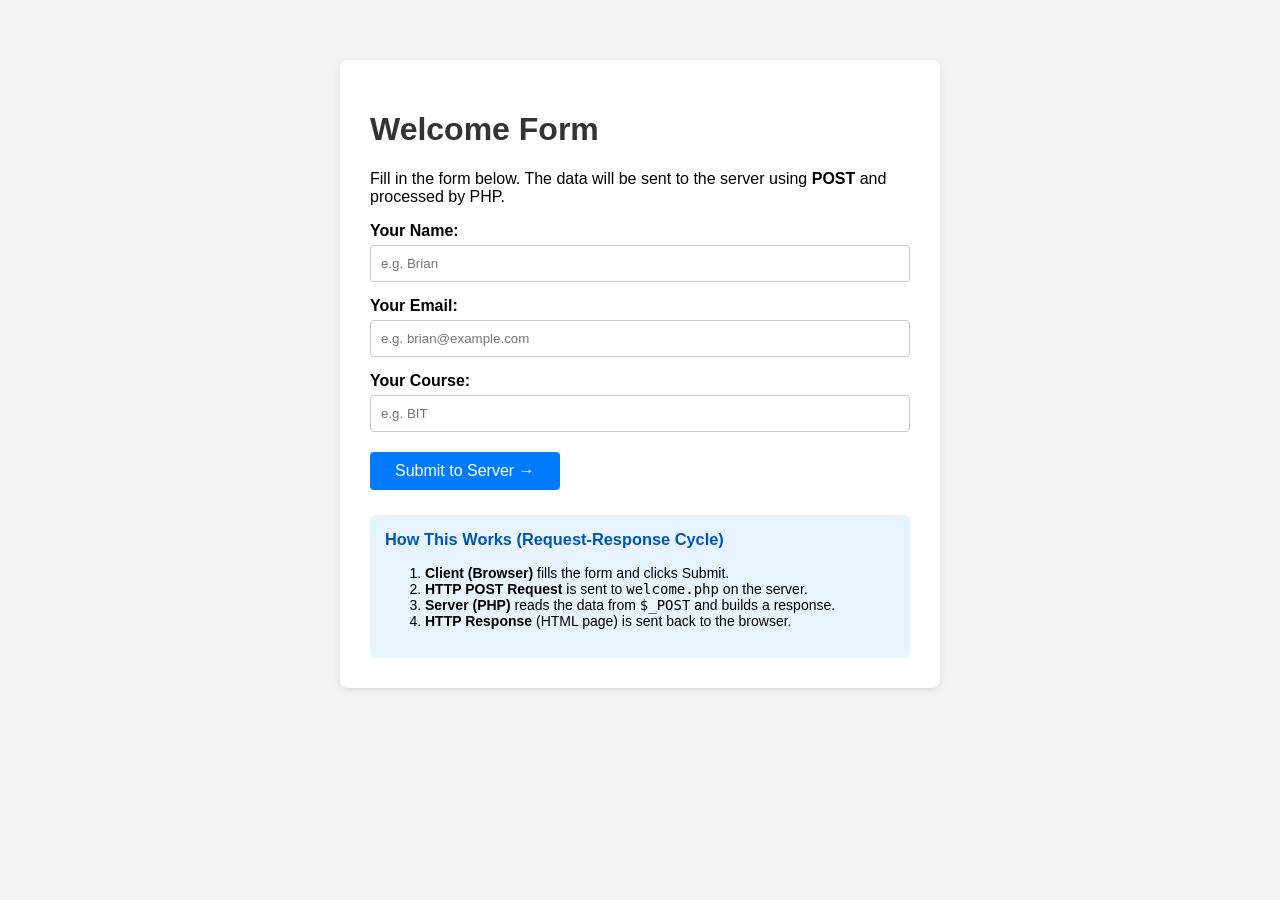
<file: Week4/index.html>
<!DOCTYPE html>
<html lang="en">
<head>
    <meta charset="UTF-8">
    <title>Task 1 – Server-Side Programming</title>
    <style>
        body { font-family: Arial, sans-serif; max-width: 600px; margin: 60px auto; background: #f4f4f4; }
        .card { background: #fff; padding: 30px; border-radius: 8px; box-shadow: 0 2px 8px rgba(0,0,0,0.1); }
        h1 { color: #333; }
        label { display: block; margin-top: 15px; font-weight: bold; }
        input[type="text"], input[type="email"] {
            width: 100%; padding: 10px; margin-top: 5px;
            border: 1px solid #ccc; border-radius: 4px; box-sizing: border-box;
        }
        button {
            margin-top: 20px; padding: 10px 25px;
            background: #007bff; color: #fff;
            border: none; border-radius: 4px; cursor: pointer; font-size: 16px;
        }
        button:hover { background: #0056b3; }
        .info { margin-top: 25px; background: #e8f4fd; padding: 15px; border-radius: 6px; font-size: 14px; }
        .info h3 { margin-top: 0; color: #0056b3; }
    </style>
</head>
<body>
    <div class="card">
        <h1>Welcome Form</h1>
        <p>Fill in the form below. The data will be sent to the server using <strong>POST</strong> and processed by PHP.</p>

        <!-- Form sends data via POST to welcome.php (server-side) -->
        <form action="welcome.php" method="POST">
            <label for="username">Your Name:</label>
            <input type="text" id="username" name="username" placeholder="e.g. Brian" required>

            <label for="email">Your Email:</label>
            <input type="email" id="email" name="email" placeholder="e.g. brian@example.com" required>

            <label for="course">Your Course:</label>
            <input type="text" id="course" name="course" placeholder="e.g. BIT" required>

            <button type="submit">Submit to Server →</button>
        </form>

        <div class="info">
            <h3>How This Works (Request-Response Cycle)</h3>
            <ol>
                <li><strong>Client (Browser)</strong> fills the form and clicks Submit.</li>
                <li><strong>HTTP POST Request</strong> is sent to <code>welcome.php</code> on the server.</li>
                <li><strong>Server (PHP)</strong> reads the data from <code>$_POST</code> and builds a response.</li>
                <li><strong>HTTP Response</strong> (HTML page) is sent back to the browser.</li>
            </ol>
        </div>
    </div>
</body>
</html>
</file>
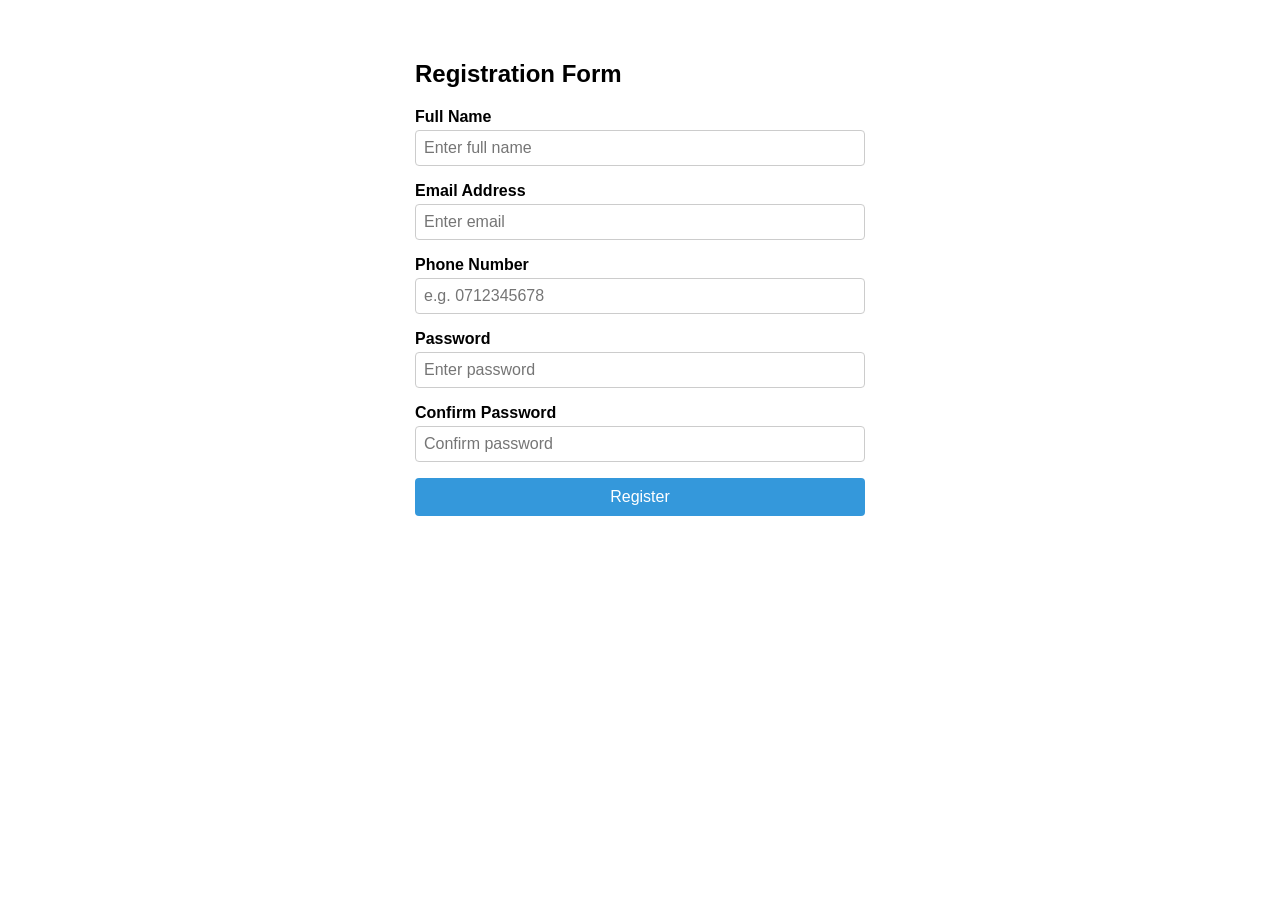
<file: Week3/fig1_form_validation.html>
<!DOCTYPE html>
<html lang="en">
<head>
    <meta charset="UTF-8">
    <title>Fig 1: JavaScript Form Validation</title>
    <style>
        body { font-family: Arial, sans-serif; max-width: 450px; margin: 60px auto; }
        .form-group { margin-bottom: 16px; }
        label { display: block; margin-bottom: 4px; font-weight: bold; }
        input { width: 100%; padding: 8px; font-size: 1rem; box-sizing: border-box; border: 1px solid #ccc; border-radius: 4px; }
        input.error { border-color: #e74c3c; }
        input.success { border-color: #2ecc71; }
        .error-msg { color: #e74c3c; font-size: 0.82rem; margin-top: 4px; display: none; }
        button { width: 100%; padding: 10px; background: #3498db; color: #fff; border: none; font-size: 1rem; border-radius: 4px; cursor: pointer; }
        button:hover { background: #2980b9; }
        #success-msg { display: none; color: green; font-weight: bold; margin-top: 14px; text-align: center; }
    </style>
</head>
<body>
    <h2>Registration Form</h2>
    <form id="regForm" novalidate>

        <div class="form-group">
            <label for="fullname">Full Name</label>
            <input type="text" id="fullname" placeholder="Enter full name">
            <div class="error-msg" id="err-fullname">Name must be at least 3 characters.</div>
        </div>

        <div class="form-group">
            <label for="email">Email Address</label>
            <input type="email" id="email" placeholder="Enter email">
            <div class="error-msg" id="err-email">Enter a valid email address.</div>
        </div>

        <div class="form-group">
            <label for="phone">Phone Number</label>
            <input type="text" id="phone" placeholder="e.g. 0712345678">
            <div class="error-msg" id="err-phone">Enter a valid 10-digit phone number.</div>
        </div>

        <div class="form-group">
            <label for="password">Password</label>
            <input type="password" id="password" placeholder="Enter password">
            <div class="error-msg" id="err-password">Password must be at least 8 characters.</div>
        </div>

        <div class="form-group">
            <label for="confirm">Confirm Password</label>
            <input type="password" id="confirm" placeholder="Confirm password">
            <div class="error-msg" id="err-confirm">Passwords do not match.</div>
        </div>

        <button type="submit">Register</button>
        <div id="success-msg">✅ Form submitted successfully!</div>
    </form>

    <script>
        const fields = {
            fullname: { error: "err-fullname", validate: v => v.trim().length >= 3 },
            email:    { error: "err-email",    validate: v => /^[^\s@]+@[^\s@]+\.[^\s@]+$/.test(v) },
            phone:    { error: "err-phone",    validate: v => /^\d{10}$/.test(v) },
            password: { error: "err-password", validate: v => v.length >= 8 },
            confirm:  { error: "err-confirm",  validate: v => v === document.getElementById("password").value }
        };

        function validateField(id) {
            const input = document.getElementById(id);
            const errEl = document.getElementById(fields[id].error);
            const valid = fields[id].validate(input.value);
            input.classList.toggle("error", !valid);
            input.classList.toggle("success", valid);
            errEl.style.display = valid ? "none" : "block";
            return valid;
        }

        // Live validation on blur
        Object.keys(fields).forEach(id => {
            document.getElementById(id).addEventListener("blur", () => validateField(id));
        });

        document.getElementById("regForm").addEventListener("submit", e => {
            e.preventDefault();
            const allValid = Object.keys(fields).map(validateField).every(Boolean);
            document.getElementById("success-msg").style.display = allValid ? "block" : "none";
        });
    </script>
</body>
</html>
</file>
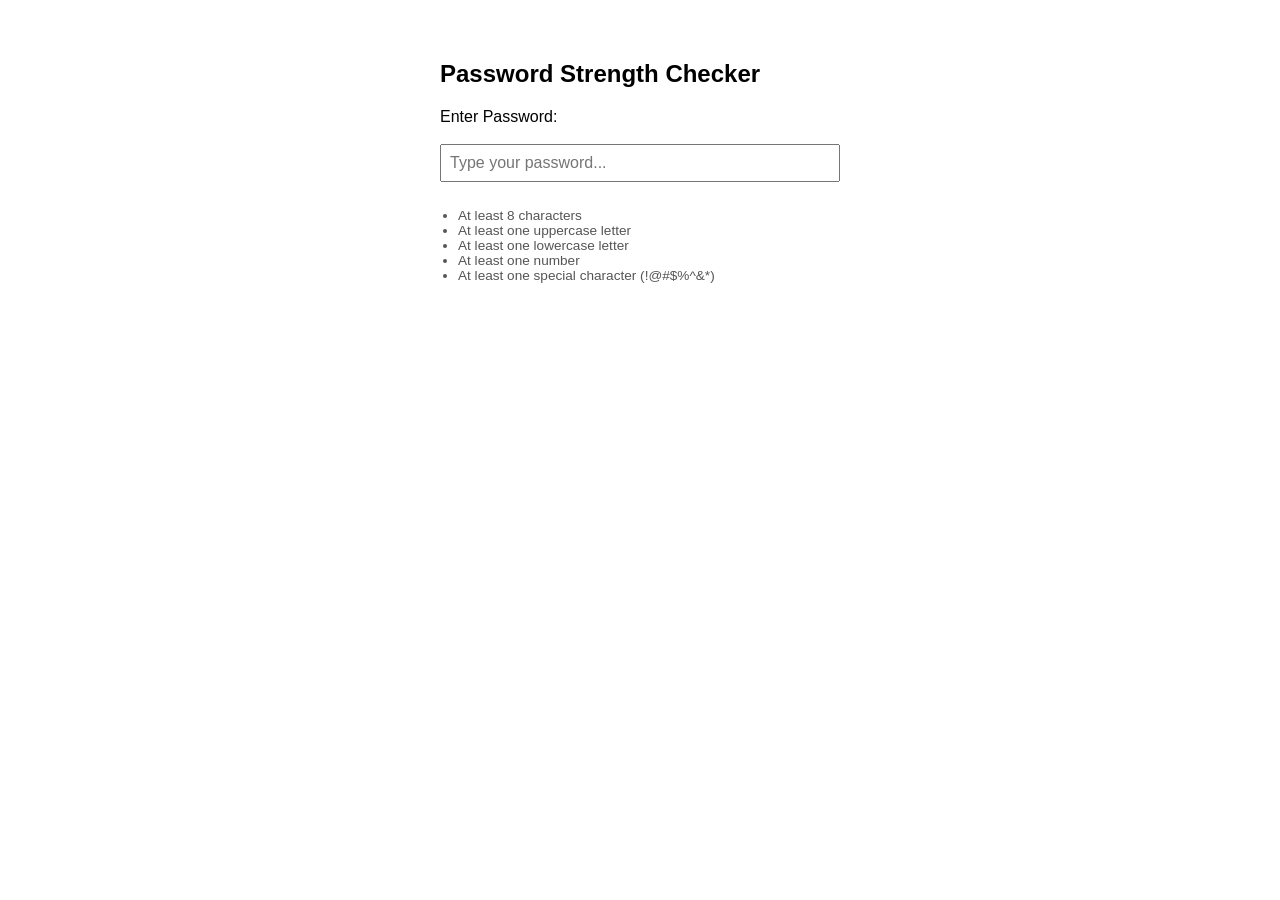
<file: Week3/fig2_password_strength.html>
<!DOCTYPE html>
<html lang="en">
<head>
    <meta charset="UTF-8">
    <title>Fig 2: Password Strength Checker</title>
    <style>
        body { font-family: Arial, sans-serif; max-width: 400px; margin: 60px auto; }
        input[type="password"] { width: 100%; padding: 8px; font-size: 1rem; box-sizing: border-box; }
        #strength-bar { height: 8px; width: 0%; margin-top: 8px; border-radius: 4px; transition: width 0.3s, background 0.3s; }
        #strength-label { margin-top: 6px; font-size: 0.9rem; font-weight: bold; }
        ul { font-size: 0.85rem; color: #555; padding-left: 18px; margin-top: 10px; }
        ul li.met { color: green; }
    </style>
</head>
<body>
    <h2>Password Strength Checker</h2>
    <label for="password">Enter Password:</label><br><br>
    <input type="password" id="password" placeholder="Type your password...">
    <div id="strength-bar"></div>
    <div id="strength-label"></div>
    <ul>
        <li id="req-length">At least 8 characters</li>
        <li id="req-upper">At least one uppercase letter</li>
        <li id="req-lower">At least one lowercase letter</li>
        <li id="req-number">At least one number</li>
        <li id="req-special">At least one special character (!@#$%^&*)</li>
    </ul>

    <script>
        const input = document.getElementById("password");
        const bar   = document.getElementById("strength-bar");
        const label = document.getElementById("strength-label");

        const rules = {
            "req-length":  pwd => pwd.length >= 8,
            "req-upper":   pwd => /[A-Z]/.test(pwd),
            "req-lower":   pwd => /[a-z]/.test(pwd),
            "req-number":  pwd => /[0-9]/.test(pwd),
            "req-special": pwd => /[!@#$%^&*]/.test(pwd)
        };

        const levels = [
            { label: "",         color: "",        width: "0%" },
            { label: "Weak",     color: "#e74c3c", width: "25%" },
            { label: "Fair",     color: "#e67e22", width: "50%" },
            { label: "Good",     color: "#f1c40f", width: "75%" },
            { label: "Strong",   color: "#2ecc71", width: "90%" },
            { label: "Very Strong", color: "#27ae60", width: "100%" }
        ];

        input.addEventListener("input", () => {
            const pwd = input.value;
            let score = 0;

            for (const [id, test] of Object.entries(rules)) {
                const el = document.getElementById(id);
                const passed = test(pwd);
                el.classList.toggle("met", passed);
                if (passed) score++;
            }

            const level = levels[score];
            bar.style.width      = level.width;
            bar.style.background = level.color;
            label.textContent    = pwd.length ? `Strength: ${level.label}` : "";
            label.style.color    = level.color;
        });
    </script>
</body>
</html>
</file>
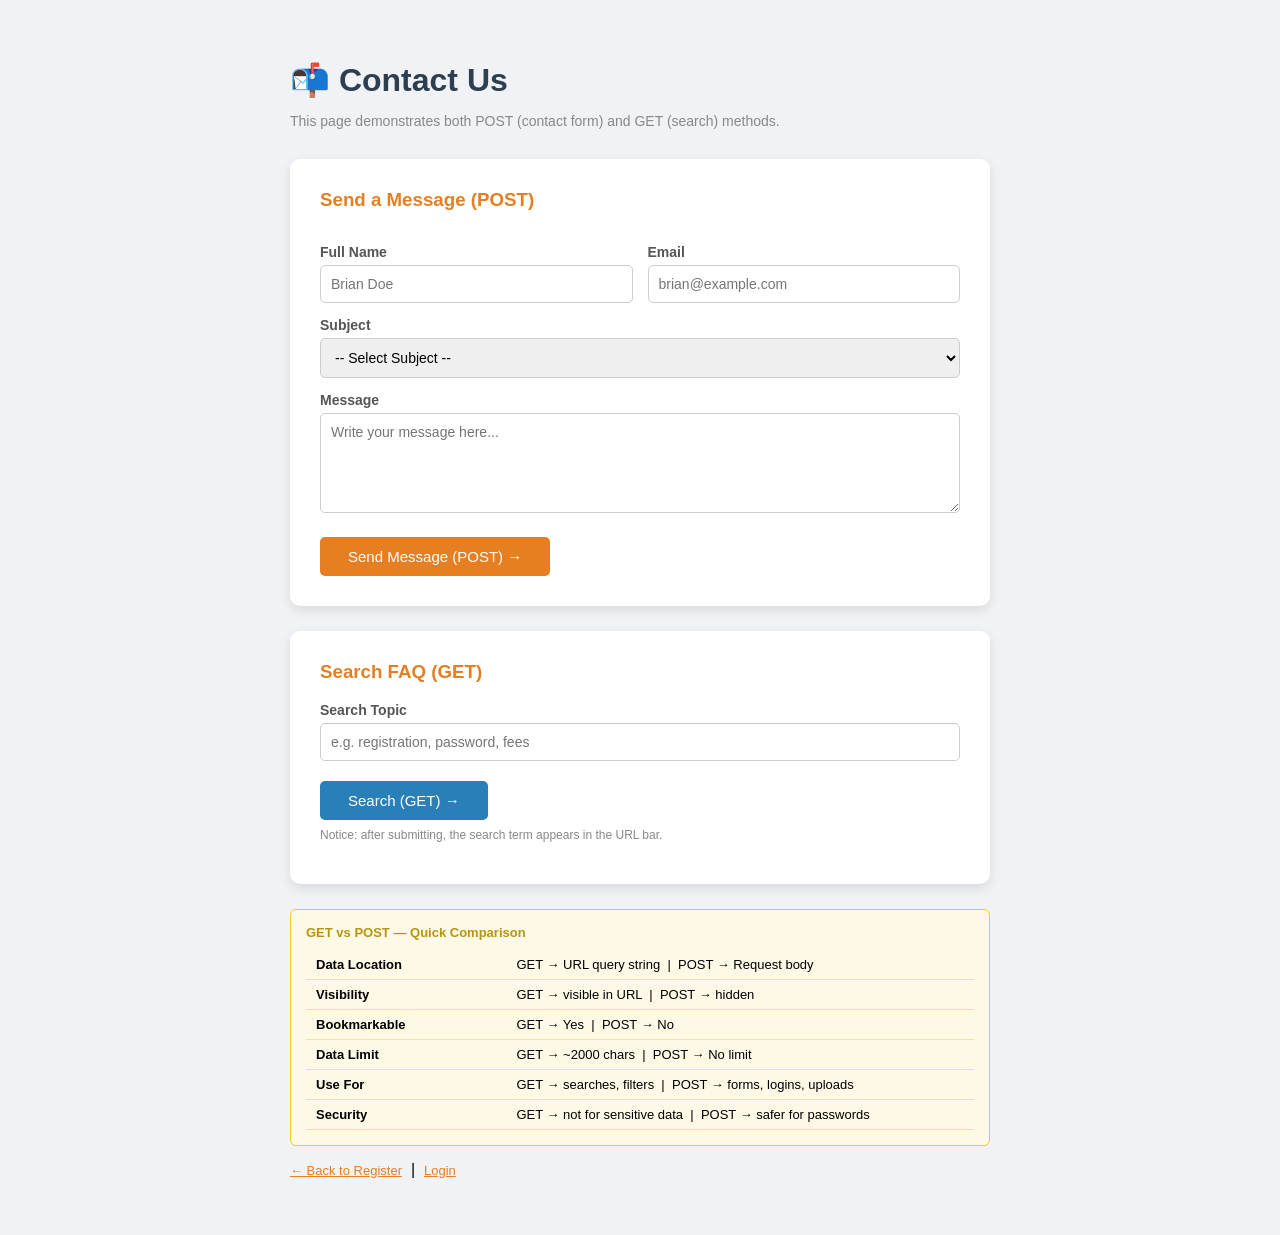
<file: Week4/task2/contact.html>
<!DOCTYPE html>
<html lang="en">
<head>
    <meta charset="UTF-8">
    <title>Contact Form</title>
    <style>
        * { box-sizing: border-box; }
        body { font-family: Arial, sans-serif; background: #f0f2f5; margin: 0; padding: 40px 20px; }
        .wrapper { max-width: 700px; margin: 0 auto; }
        h1 { color: #2c3e50; margin-bottom: 5px; }
        .subtitle { color: #888; font-size: 14px; margin-bottom: 30px; }
        .card { background: #fff; padding: 30px; border-radius: 10px; box-shadow: 0 4px 12px rgba(0,0,0,0.1); margin-bottom: 25px; }
        .card h3 { margin-top: 0; color: #e67e22; }
        label { display: block; margin-top: 14px; font-size: 14px; font-weight: bold; color: #555; }
        input[type="text"], input[type="email"], textarea, select {
            width: 100%; padding: 10px; margin-top: 5px;
            border: 1px solid #ccc; border-radius: 5px; font-size: 14px; font-family: inherit;
        }
        input:focus, textarea:focus, select:focus { outline: none; border-color: #e67e22; }
        textarea { resize: vertical; min-height: 100px; }
        .row { display: flex; gap: 15px; }
        .row > div { flex: 1; }
        button { margin-top: 20px; padding: 11px 28px; border: none; border-radius: 5px; font-size: 15px; cursor: pointer; }
        .btn-post { background: #e67e22; color: #fff; }
        .btn-post:hover { background: #ca6f1e; }
        .btn-get { background: #2980b9; color: #fff; }
        .btn-get:hover { background: #2471a3; }
        .compare { background: #fef9e7; border: 1px solid #f9ca24; padding: 15px; border-radius: 6px; font-size: 13px; }
        .compare h4 { margin: 0 0 10px; color: #b7950b; }
        .compare table { width: 100%; border-collapse: collapse; }
        .compare td { padding: 7px 10px; border-bottom: 1px solid #f0e68c; }
        .compare td:first-child { font-weight: bold; width: 30%; }
        a { color: #e67e22; font-size: 13px; }
    </style>
</head>
<body>
<div class="wrapper">
    <h1>📬 Contact Us</h1>
    <p class="subtitle">This page demonstrates both POST (contact form) and GET (search) methods.</p>

    <!-- ── POST FORM: Contact Message ─────────────────────────── -->
    <div class="card">
        <h3>Send a Message (POST)</h3>
        <!--
            POST: Data goes in the request body.
            Use for: forms that change data, contain sensitive info, or send large content.
        -->
        <form action="contact_process.php" method="POST">
            <div class="row">
                <div>
                    <label for="name">Full Name</label>
                    <input type="text" id="name" name="name" placeholder="Brian Doe" required>
                </div>
                <div>
                    <label for="email">Email</label>
                    <input type="email" id="email" name="email" placeholder="brian@example.com" required>
                </div>
            </div>

            <label for="subject">Subject</label>
            <select id="subject" name="subject" required>
                <option value="">-- Select Subject --</option>
                <option value="General Inquiry">General Inquiry</option>
                <option value="Technical Support">Technical Support</option>
                <option value="Feedback">Feedback</option>
                <option value="Other">Other</option>
            </select>

            <label for="message">Message</label>
            <textarea id="message" name="message" placeholder="Write your message here..." required></textarea>

            <input type="hidden" name="form_method" value="POST">
            <button type="submit" class="btn-post">Send Message (POST) →</button>
        </form>
    </div>

    <!-- ── GET FORM: FAQ Search ────────────────────────────────── -->
    <div class="card">
        <h3>Search FAQ (GET)</h3>
        <!--
            GET: Data is appended to the URL as query string.
            e.g. contact_process.php?search=registration&form_method=GET
            Use for: searches, filters — actions that don't change data and are safe to bookmark/share.
        -->
        <form action="contact_process.php" method="GET">
            <label for="search">Search Topic</label>
            <input type="text" id="search" name="search" placeholder="e.g. registration, password, fees">
            <input type="hidden" name="form_method" value="GET">
            <button type="submit" class="btn-get">Search (GET) →</button>
        </form>
        <p style="font-size:12px; color:#888; margin-top:8px;">
            Notice: after submitting, the search term appears in the URL bar.
        </p>
    </div>

    <!-- ── GET vs POST Comparison ─────────────────────────────── -->
    <div class="compare">
        <h4>GET vs POST — Quick Comparison</h4>
        <table>
            <tr><td>Data Location</td><td>GET → URL query string &nbsp;|&nbsp; POST → Request body</td></tr>
            <tr><td>Visibility</td><td>GET → visible in URL &nbsp;|&nbsp; POST → hidden</td></tr>
            <tr><td>Bookmarkable</td><td>GET → Yes &nbsp;|&nbsp; POST → No</td></tr>
            <tr><td>Data Limit</td><td>GET → ~2000 chars &nbsp;|&nbsp; POST → No limit</td></tr>
            <tr><td>Use For</td><td>GET → searches, filters &nbsp;|&nbsp; POST → forms, logins, uploads</td></tr>
            <tr><td>Security</td><td>GET → not for sensitive data &nbsp;|&nbsp; POST → safer for passwords</td></tr>
        </table>
    </div>

    <p style="margin-top:15px;"><a href="register.html">← Back to Register</a> &nbsp;|&nbsp; <a href="login.html">Login</a></p>
</div>
</body>
</html>
</file>
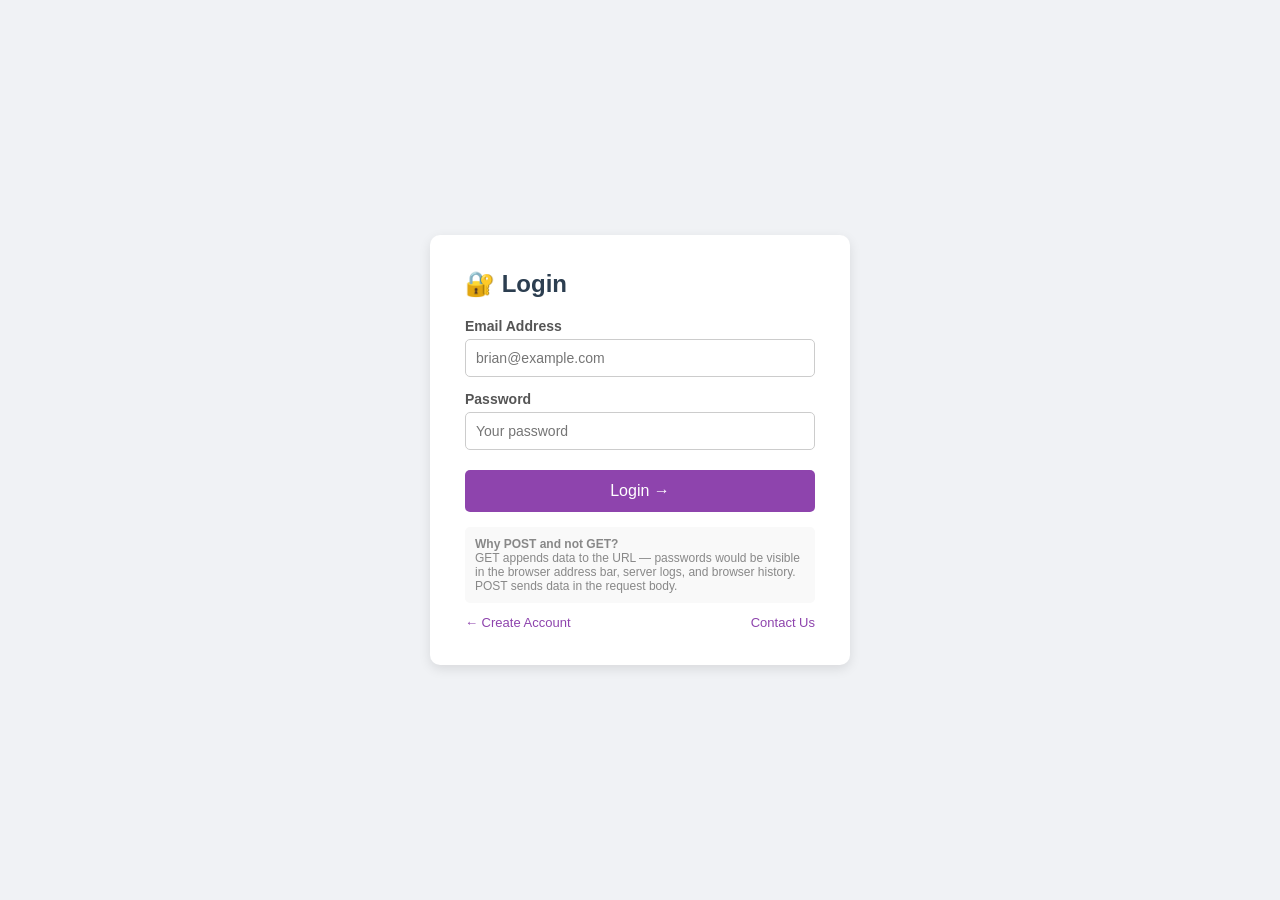
<file: Week4/task2/login.html>
<!DOCTYPE html>
<html lang="en">
<head>
    <meta charset="UTF-8">
    <title>Login Form</title>
    <style>
        * { box-sizing: border-box; }
        body { font-family: Arial, sans-serif; background: #f0f2f5; display: flex; justify-content: center; align-items: center; min-height: 100vh; margin: 0; }
        .card { background: #fff; padding: 35px; border-radius: 10px; box-shadow: 0 4px 12px rgba(0,0,0,0.1); width: 100%; max-width: 420px; }
        h2 { margin-top: 0; color: #2c3e50; }
        label { display: block; margin-top: 14px; font-size: 14px; font-weight: bold; color: #555; }
        input { width: 100%; padding: 10px; margin-top: 5px; border: 1px solid #ccc; border-radius: 5px; font-size: 14px; }
        input:focus { outline: none; border-color: #8e44ad; }
        button { width: 100%; margin-top: 20px; padding: 12px; background: #8e44ad; color: #fff; border: none; border-radius: 5px; font-size: 16px; cursor: pointer; }
        button:hover { background: #7d3c98; }
        .note { margin-top: 15px; font-size: 12px; color: #888; background: #f9f9f9; padding: 10px; border-radius: 5px; }
        .links { display: flex; justify-content: space-between; margin-top: 12px; font-size: 13px; }
        .links a { color: #8e44ad; text-decoration: none; }
        .links a:hover { text-decoration: underline; }
    </style>
</head>
<body>
<div class="card">
    <h2>🔐 Login</h2>

    <!--
        METHOD="POST": Credentials are sent in the request body.
        NEVER use GET for login — GET appends data to the URL
        (e.g. login.php?email=brian&password=1234) which is insecure.
    -->
    <form action="login_process.php" method="POST">

        <label for="email">Email Address</label>
        <input type="email" id="email" name="email" placeholder="brian@example.com" required>

        <label for="password">Password</label>
        <input type="password" id="password" name="password" placeholder="Your password" required>

        <button type="submit">Login →</button>
    </form>

    <div class="note">
        <strong>Why POST and not GET?</strong><br>
        GET appends data to the URL — passwords would be visible in the browser address bar, server logs, and browser history. POST sends data in the request body.
    </div>

    <div class="links">
        <a href="register.html">← Create Account</a>
        <a href="contact.html">Contact Us</a>
    </div>
</div>
</body>
</html>
</file>
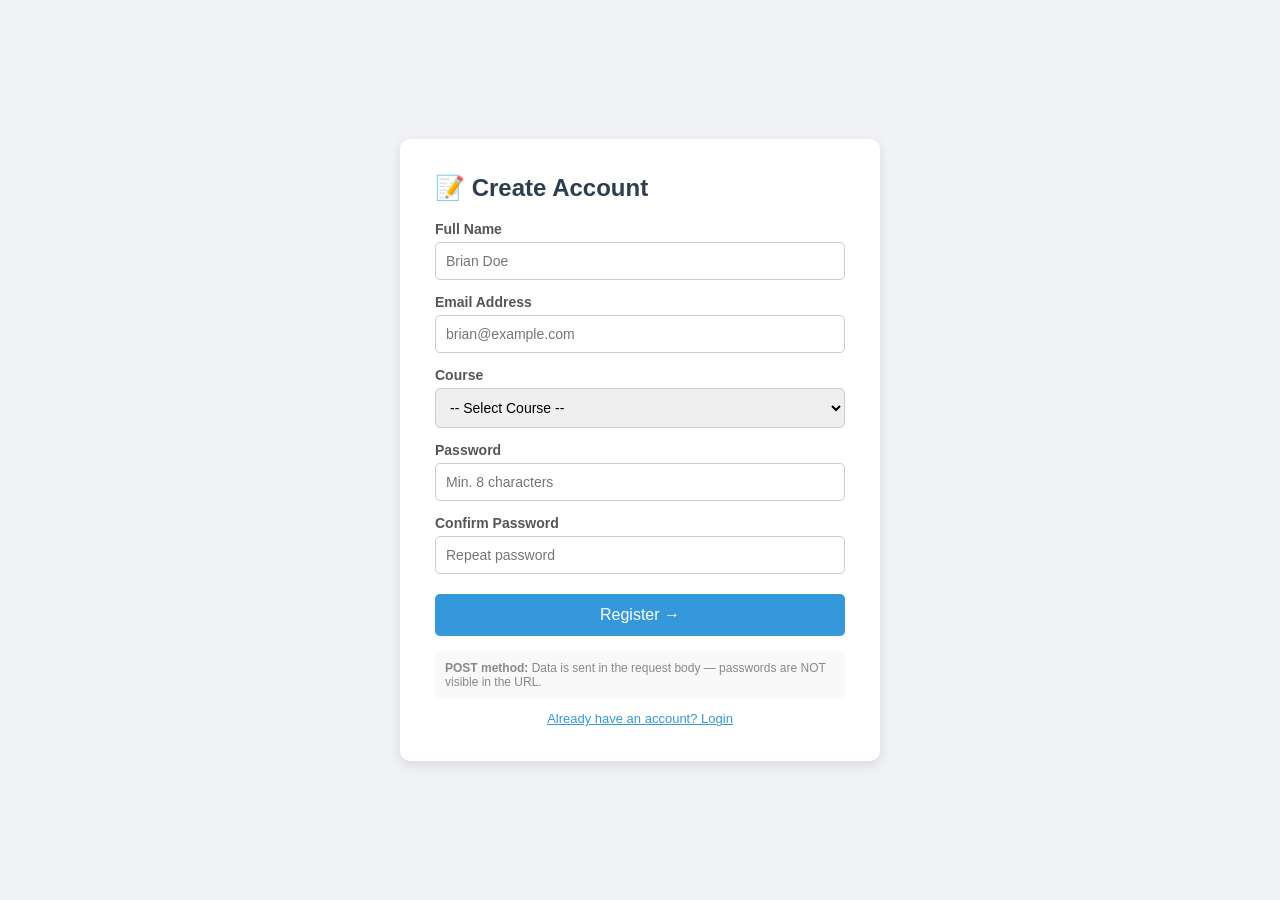
<file: Week4/task2/register.html>
<!DOCTYPE html>
<html lang="en">
<head>
    <meta charset="UTF-8">
    <title>Registration Form</title>
    <style>
        * { box-sizing: border-box; }
        body { font-family: Arial, sans-serif; background: #f0f2f5; display: flex; justify-content: center; align-items: center; min-height: 100vh; margin: 0; }
        .card { background: #fff; padding: 35px; border-radius: 10px; box-shadow: 0 4px 12px rgba(0,0,0,0.1); width: 100%; max-width: 480px; }
        h2 { margin-top: 0; color: #2c3e50; }
        label { display: block; margin-top: 14px; font-size: 14px; font-weight: bold; color: #555; }
        input, select { width: 100%; padding: 10px; margin-top: 5px; border: 1px solid #ccc; border-radius: 5px; font-size: 14px; }
        input:focus, select:focus { outline: none; border-color: #3498db; }
        button { width: 100%; margin-top: 20px; padding: 12px; background: #3498db; color: #fff; border: none; border-radius: 5px; font-size: 16px; cursor: pointer; }
        button:hover { background: #2980b9; }
        .note { margin-top: 15px; font-size: 12px; color: #888; background: #f9f9f9; padding: 10px; border-radius: 5px; }
        a { display: block; text-align: center; margin-top: 12px; font-size: 13px; color: #3498db; }
    </style>
</head>
<body>
<div class="card">
    <h2>📝 Create Account</h2>

    <!--
        METHOD="POST": Form data is sent in the HTTP request BODY.
        - Not visible in the URL
        - Suitable for sensitive data (passwords, personal info)
        - No length limit
    -->
    <form action="register_process.php" method="POST">

        <label for="fullname">Full Name</label>
        <input type="text" id="fullname" name="fullname" placeholder="Brian Doe" required>

        <label for="email">Email Address</label>
        <input type="email" id="email" name="email" placeholder="brian@example.com" required>

        <label for="course">Course</label>
        <select id="course" name="course" required>
            <option value="">-- Select Course --</option>
            <option value="BIT">BIT</option>
            <option value="CS">Computer Science</option>
            <option value="SE">Software Engineering</option>
            <option value="IT">Information Technology</option>
        </select>

        <label for="password">Password</label>
        <input type="password" id="password" name="password" placeholder="Min. 8 characters" required minlength="8">

        <label for="confirm_password">Confirm Password</label>
        <input type="password" id="confirm_password" name="confirm_password" placeholder="Repeat password" required>

        <button type="submit">Register →</button>
    </form>

    <div class="note">
        <strong>POST method:</strong> Data is sent in the request body — passwords are NOT visible in the URL.
    </div>

    <a href="login.html">Already have an account? Login</a>
</div>
</body>
</html>
</file>
